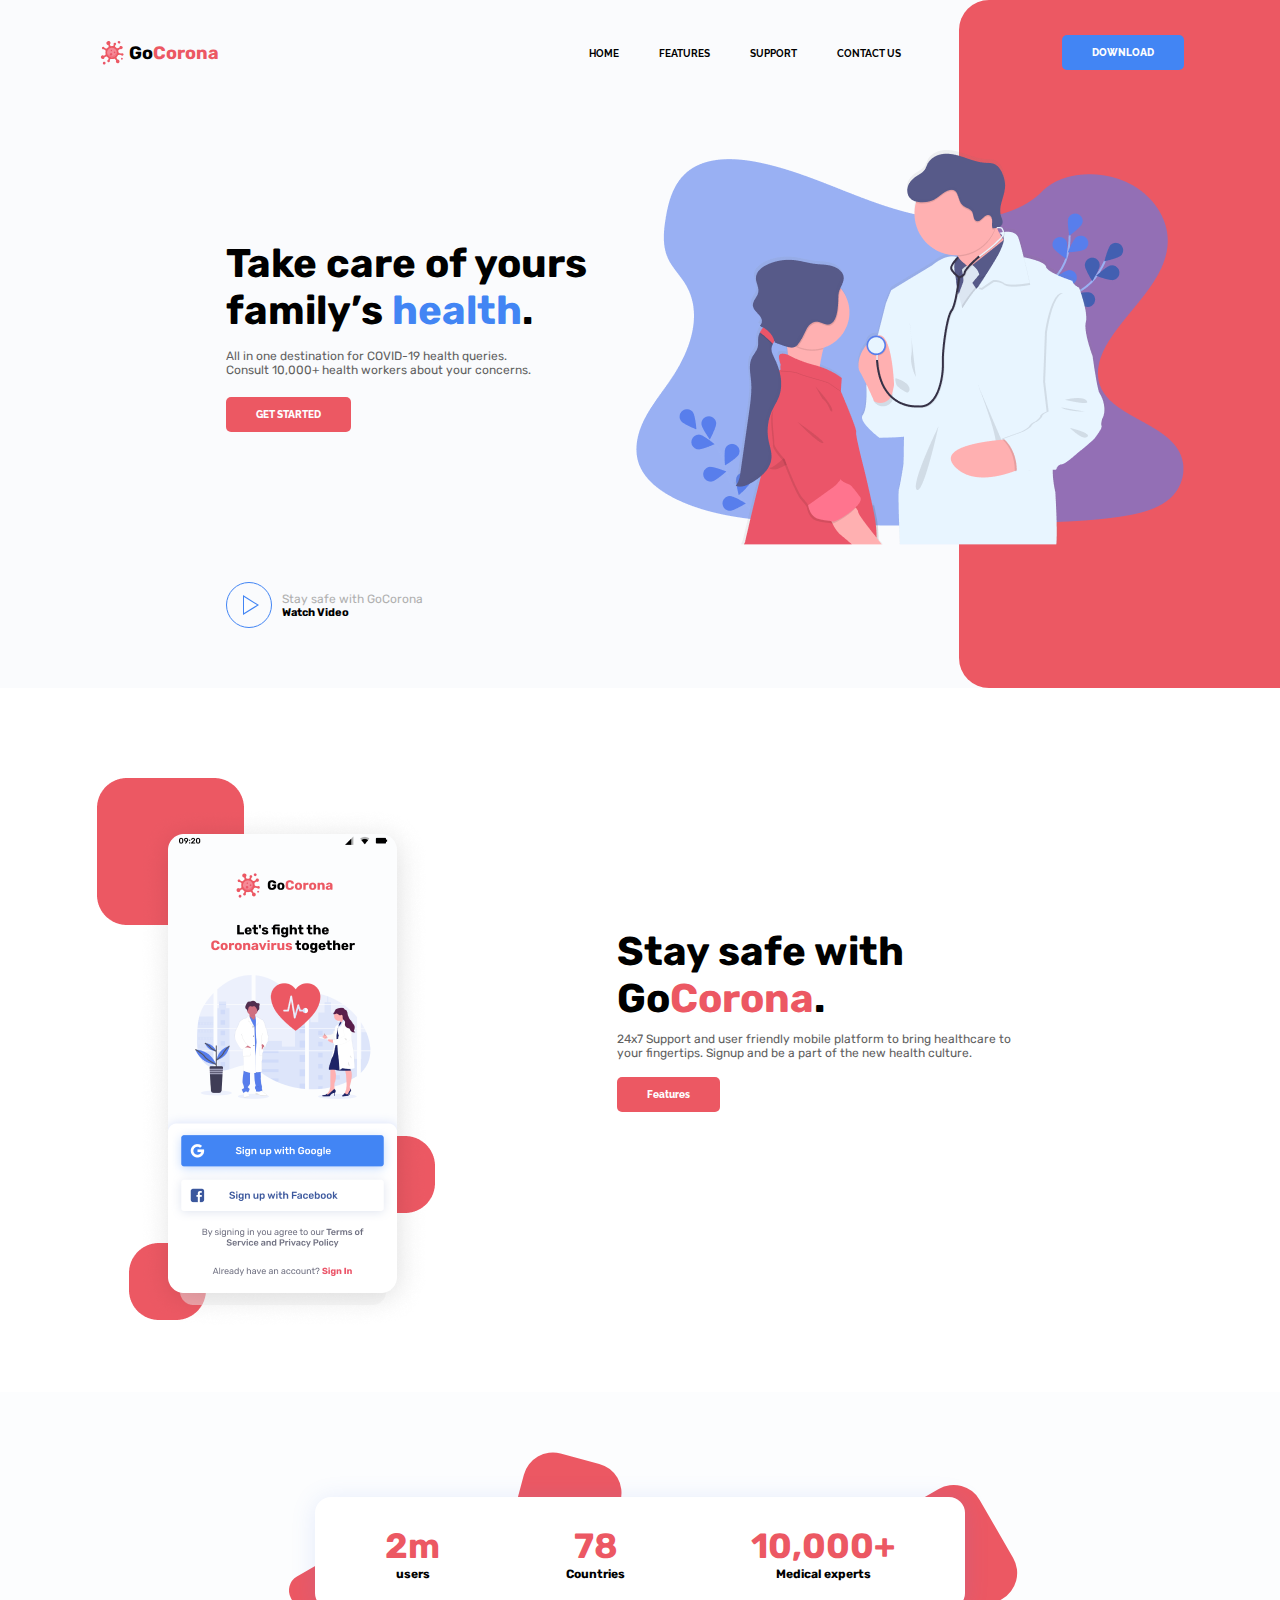
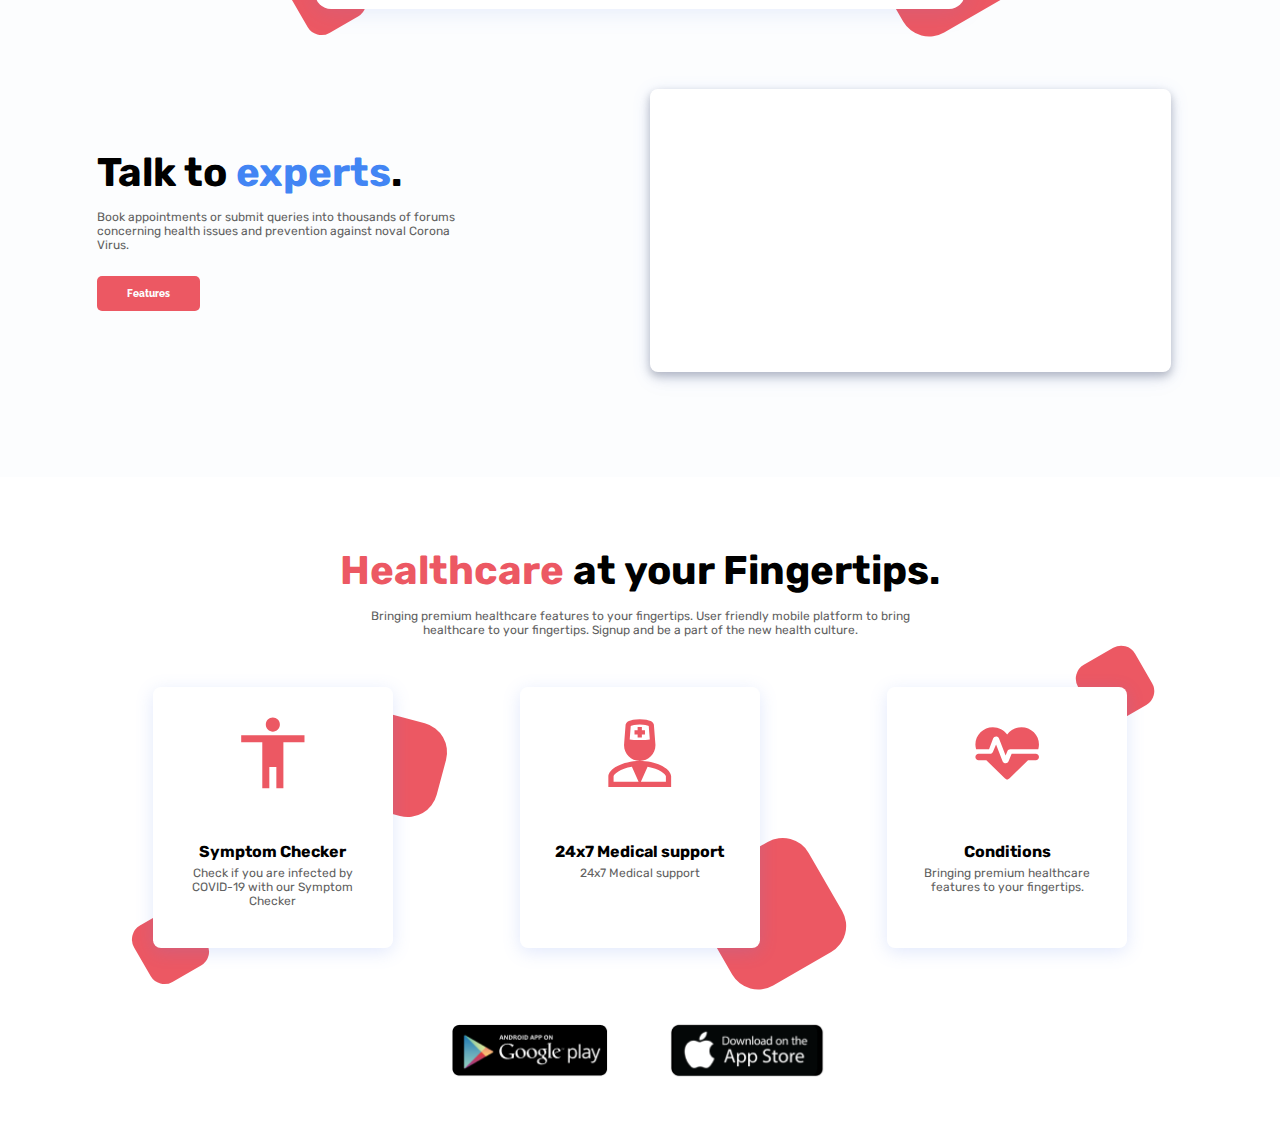
<file: index.html>
<!DOCTYPE html>
<html lang="en">
<head>
    <link rel="preconnect" href="https://fonts.googleapis.com">
    <link rel="preconnect" href="https://fonts.gstatic.com" crossorigin>
    <link href="https://fonts.googleapis.com/css2?family=Raleway:wght@700;800&family=Rubik:wght@400;700&display=swap" rel="stylesheet">
    <meta charset="UTF-8">
    <link rel="stylesheet" href="index.css">
    <meta http-equiv="X-UA-Compatible" content="IE=edge">
    <meta name="viewport" content="width=device-width, initial-scale=1.0">
    <title>Document</title>
</head>
<body>
    <div class="wrapper">
        <header class="header">
            <div class="header__container">
                <a href="#" class="header__logo">
                    <img src="image/logo-icon.svg" alt="">
                    <h1>Go<span>Corona</span></h1>
                </a>
                <nav class="header__menu">
                    <ul class="menu-list" id="menu-list">
                        <li class="menu__item"><a href="#" class="menu__link">HOME</a></li>
                        <li class="menu__item"><a href="#" class="menu__link">FEATURES</a></li>
                        <li class="menu__item"><a href="#" class="menu__link">SUPPORT</a></li>
                        <li class="menu__item"><a href="#" class="menu__link">CONTACT US</a></li>
                    </ul>
                    <button class="open-menu-btn" id="menu-button">
                        <span></span>
                    </button>
                </nav>
                <div class="header__download">
                    <button class="button blue">DOWNLOAD</button>
                </div>
            </div>
        </header>
        <main class="main">
            <section class="get-started">
                <div class="get-started__container">
                    <div class="get-started-decoration">
                        <img src="image/main-img.png" alt="" class="main-img">
                    </div>
                    <div class="get-started__contant">
                        <div class="contant__title">
                            <h2>Take care of yours <br/>family’s <span class="blue-text">health</span>.</h2>
                        </div>
                        <div class="contant__text">
                            <p>All in one destination for COVID-19 health queries.<br/>Consult 10,000+ health workers about your concerns.</p>
                        </div>
                        <div class="contant__button-get-started">
                            <button class="button">GET STARTED</button>
                        </div>
                        <div class="get-started__watch-button">
                            <a href="#video" class="watch-button">
                                <div class="watch-button-icon">
                                </div>
                                <div class="watch-button__text">
                                    <p>Stay safe with GoCorona</p>
                                    <h5>Watch Video</h5>
                                </div>
                            </a>
                        </div>
                    </div>

                </div>
            </section>
            <section class="Stay-safe">
                <div class="Stay-safe__container">
                    <div class="mobile-img">
                        <img src="image/mobile-app-img.png" alt="">
                    </div>
                    <div class="Stay-safe__contant">
                        <div class="Stay-safe__contant__title"><h2>Stay safe with<br/> Go<span class="red">Corona</span>.</h2></div>
                        <div class="Stay-safe__contant__text">
                            24x7 Support and user friendly mobile platform to bring healthcare to your fingertips. 
                            Signup and be a part of the new health culture.
                        </div>
                        <div class="Stay-safe__contant__Features-button">
                            <button class="button">Features</button>
                        </div>
                    </div>
                </div>
            </section>
            <section class="experts-section">
                <div class="experts-section__container">
                    <div class="experts-section__contant">
                        <div class="numbers-block">
                            <div class="numbers-block__body">
                                <div class="numbers-block__item">
                                    <h3>2m</h3>
                                    <h4>users</h4>
                                </div>
                                <div class="numbers-block__item">
                                    <h3>78</h3>
                                    <h4>Countries</h4>
                                </div>
                                <div class="numbers-block__item">
                                    <h3>10,000+</h3>
                                    <h4>Medical experts</h4>
                                </div>
                            </div>
   
                            <div class="numbers-block__decorate-1"></div>
                            <div class="numbers-block__decorate-2"></div>
                            <div class="numbers-block__decorate-3"></div>
                        </div>
                        <div class="experts-section__contant__text-block">
                            <div class="text-block__contant">
                                <div class="text-block__contant__text-block__title">
                                    <h2>Talk to <span class="blue-text">experts</span>.</h2>
                                </div>
                                <div class="text-block__contant__text-block__text">
                                    <p>
                                        Book appointments or submit queries into thousands of forums concerning health 
                                        issues and prevention against noval Corona Virus.
                                    </p>
                                </div>
                                <div class="text-block__contant__text-block__btn">
                                    <button class="button">Features</button>
                                </div>
                            </div>
                            <div class="video-box">
                                <iframe src="https://www.youtube.com/embed/1idOY3C1gYU" id="video" title="Урок 5. JavaScript. Promise. Что это, как работает (+ пример)" frameborder="0" allow="accelerometer; autoplay; clipboard-write; encrypted-media; gyroscope; picture-in-picture" allowfullscreen></iframe>
                            </div>
                        </div>
                    </div>
                </div>
            </section>
            <section class="Healthcare">
                <div class="Healthcare__container">
                    <div class="Healthcare__text-contant">
                        <div class="Healthcare__text-contant__title">
                            <h2><span class="red">Healthcare</span> at your Fingertips.</h2>
                        </div>
                        <div class="Healthcare__text-contant__text">
                            <p>
                                Bringing premium healthcare features to your fingertips. 
                                User friendly mobile platform to bring healthcare to your fingertips. 
                                Signup and be a part of the new health culture.
                            </p>
                        </div>
                    </div>
                    <div class="Healthcare__cards">
                        <div class="Healthcare__cards__item-wrapper">
                            <div class="card__decorate-1"></div>
                            <div class="card__decorate-2"></div>
                            <div class="Healthcare__cards__item">
                                <div class="box-img">
                                    <img src="image/1-card.svg" alt="" class="card-img">
                                </div>
                                <div class="card-contant">
                                    <div class="card-contant__title">
                                        <h3>Symptom Checker</h3>
                                    </div>
                                    <div class="card-contant__text">
                                        <p>Check if you are infected by COVID-19 with our Symptom Checker</p>
                                    </div>
                                </div>
                            </div>
                        </div>
                        <div class="Healthcare__cards__item-wrapper">
                            
                            <div class="card__decorate-3"></div>
                            <div class="Healthcare__cards__item">
                                <div class="box-img">
                                   <img src="image/2-card.svg" alt="" class="card-img"> 
                                </div>
                                <div class="card-contant">
                                    <div class="card-contant__title">
                                        <h3>24x7 Medical support</h3>
                                    </div>
                                    <div class="card-contant__text">
                                        <p>24x7 Medical support</p>
                                    </div>
                                </div>
                            </div>
                        </div>
                        <div class="Healthcare__cards__item-wrapper">
                            <div class="card__decorate-4"></div>
                            <div class="Healthcare__cards__item">
                                <div class="box-img">
                                    <img src="image/3-card.svg" alt="" class="card-img">
                                </div>
                                <div class="card-contant">
                                    <div class="card-contant__title">
                                        <h3>Conditions</h3>
                                    </div>
                                    <div class="card-contant__text">
                                        <p>Bringing premium healthcare features to your fingertips.</p>
                                    </div>
                                </div>
                            </div>
                        </div>
                    </div>
                </div>
            </section>
        </main>
        <footer class="footer">
            <div class="footer__container">
                <a href="#" class="gp">
                    <img src="image/Google-play.png" alt="Google play" class="gp">
                </a>
                <a href="#" class="as">
                    <img src="image/app-store.png" alt="App store" class="as">
                </a>
            </div>
        </footer>
    </div>
    <script src="index.js"></script>
</body>
</html>
</file>
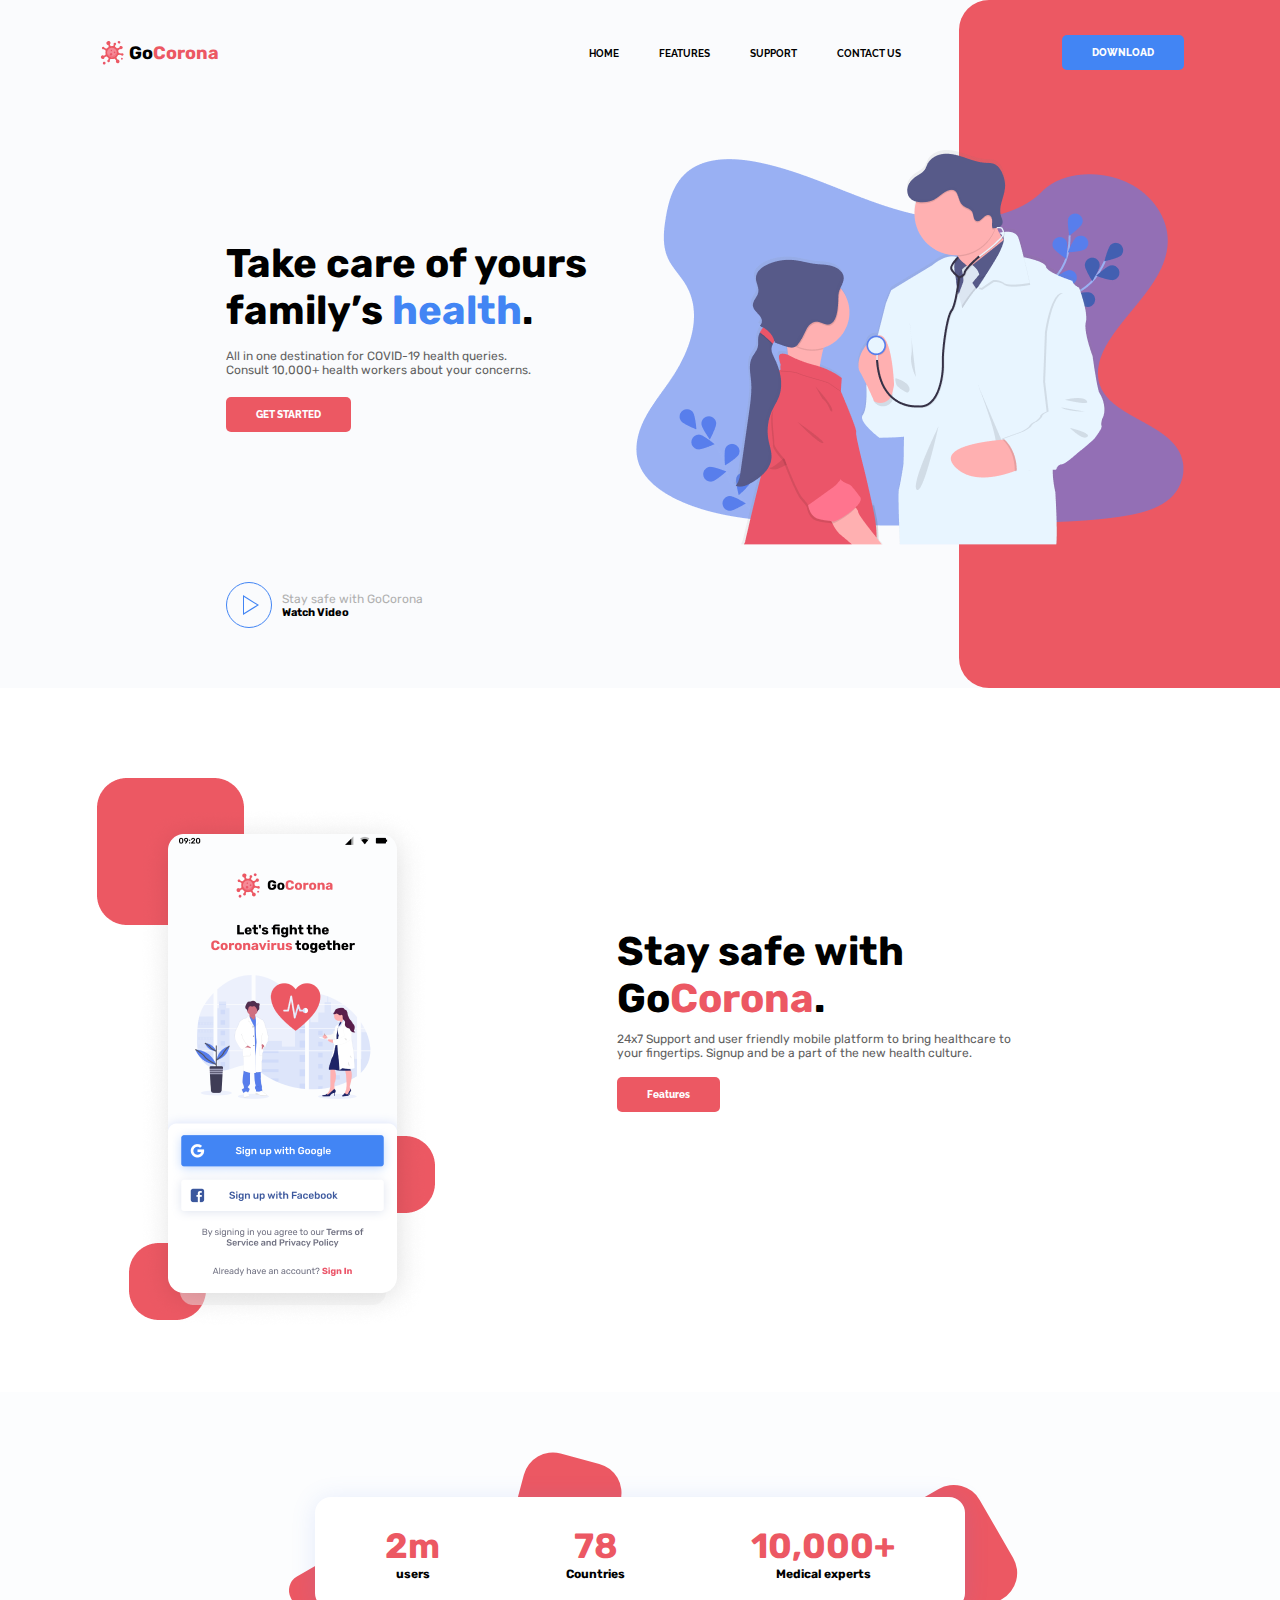
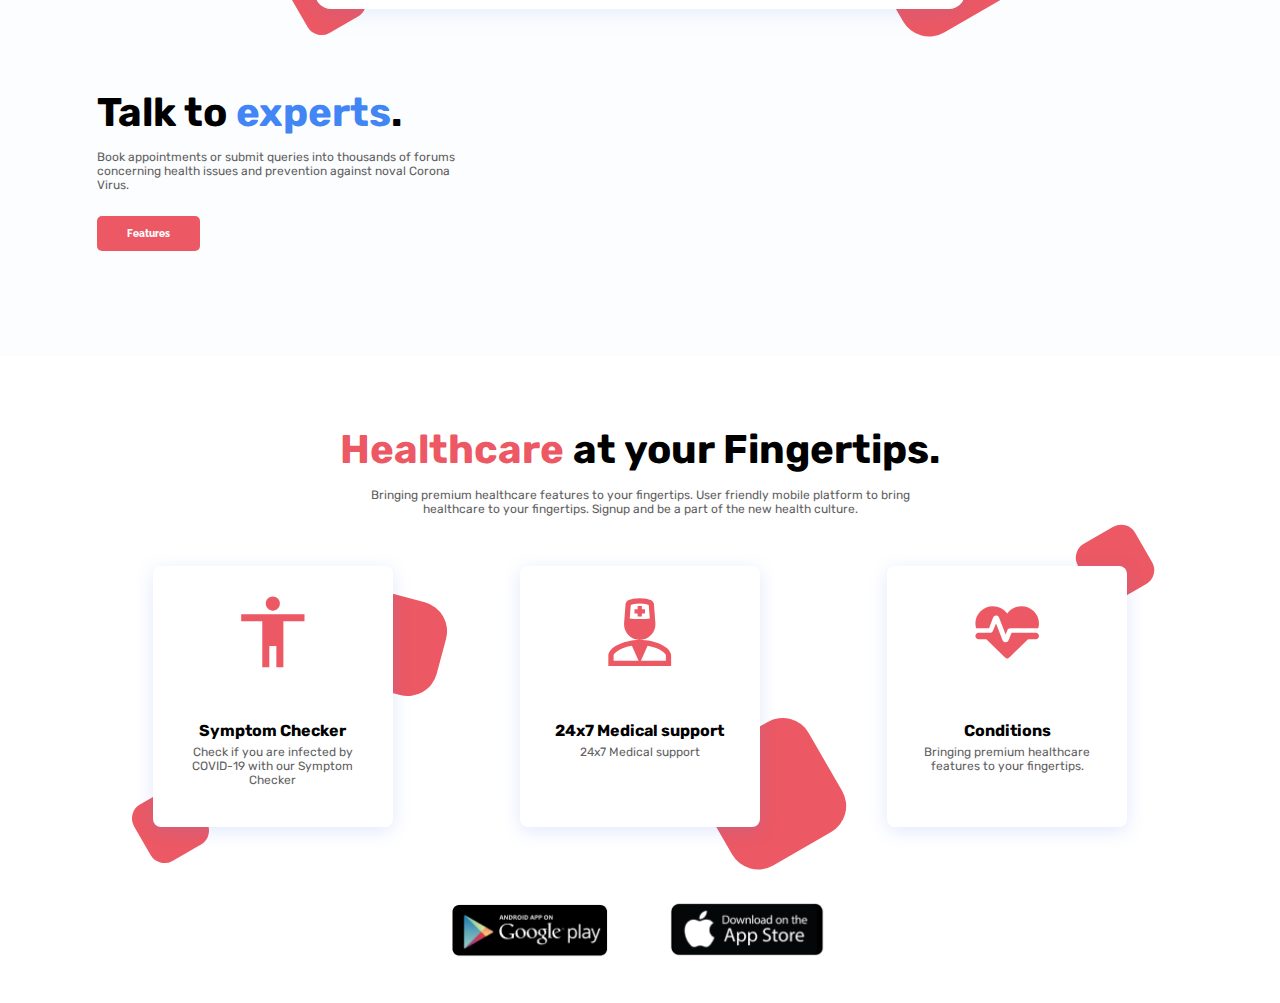
<file: index .html>
<!DOCTYPE html>
<html lang="en">
<head>
    <link rel="preconnect" href="https://fonts.googleapis.com">
    <link rel="preconnect" href="https://fonts.gstatic.com" crossorigin>
    <link href="https://fonts.googleapis.com/css2?family=Raleway:wght@700;800&family=Rubik:wght@400;700&display=swap" rel="stylesheet">
    <meta charset="UTF-8">
    <link rel="stylesheet" href="index.css">
    <meta http-equiv="X-UA-Compatible" content="IE=edge">
    <meta name="viewport" content="width=device-width, initial-scale=1.0">
    <title>Document</title>
</head>
<body>
    <div class="wrapper">
        <header class="header">
            <div class="header__container">
                <a href="#" class="header__logo">
                    <img src="image/logo-icon.svg" alt="">
                    <h1>Go<span>Corona</span></h1>
                </a>
                <nav class="header__menu">
                    <ul class="menu-list" id="menu-list">
                        <li class="menu__item"><a href="#" class="menu__link">HOME</a></li>
                        <li class="menu__item"><a href="#" class="menu__link">FEATURES</a></li>
                        <li class="menu__item"><a href="#" class="menu__link">SUPPORT</a></li>
                        <li class="menu__item"><a href="#" class="menu__link">CONTACT US</a></li>
                    </ul>
                    <button class="open-menu-btn" id="menu-button">
                        <span></span>
                    </button>
                </nav>
                <div class="header__download">
                    <button class="button blue">DOWNLOAD</button>
                </div>
            </div>
        </header>
        <main class="main">
            <section class="get-started">
                <div class="get-started__container">
                    <div class="get-started-decoration">
                        <img src="image/main-img.png" alt="" class="main-img">
                    </div>
                    <div class="get-started__contant">
                        <div class="contant__title">
                            <h2>Take care of yours <br/>family’s <span class="blue-text">health</span>.</h2>
                        </div>
                        <div class="contant__text">
                            <p>All in one destination for COVID-19 health queries.<br/>Consult 10,000+ health workers about your concerns.</p>
                        </div>
                        <div class="contant__button-get-started">
                            <button class="button">GET STARTED</button>
                        </div>
                        <div class="get-started__watch-button">
                            <a href="#video" class="watch-button">
                                <div class="watch-button-icon">
                                </div>
                                <div class="watch-button__text">
                                    <p>Stay safe with GoCorona</p>
                                    <h5>Watch Video</h5>
                                </div>
                            </a>
                        </div>
                    </div>

                </div>
            </section>
            <section class="Stay-safe">
                <div class="Stay-safe__container">
                    <div class="mobile-img">
                        <img src="image/mobile-app-img.png" alt="">
                    </div>
                    <div class="Stay-safe__contant">
                        <div class="Stay-safe__contant__title"><h2>Stay safe with<br/> Go<span class="red">Corona</span>.</h2></div>
                        <div class="Stay-safe__contant__text">
                            24x7 Support and user friendly mobile platform to bring healthcare to your fingertips. 
                            Signup and be a part of the new health culture.
                        </div>
                        <div class="Stay-safe__contant__Features-button">
                            <button class="button">Features</button>
                        </div>
                    </div>
                </div>
            </section>
            <section class="experts-section">
                <div class="experts-section__container">
                    <div class="experts-section__contant">
                        <div class="numbers-block">
                            <div class="numbers-block__body">
                                <div class="numbers-block__item">
                                    <h3>2m</h3>
                                    <h4>users</h4>
                                </div>
                                <div class="numbers-block__item">
                                    <h3>78</h3>
                                    <h4>Countries</h4>
                                </div>
                                <div class="numbers-block__item">
                                    <h3>10,000+</h3>
                                    <h4>Medical experts</h4>
                                </div>
                            </div>
   
                            <div class="numbers-block__decorate-1"></div>
                            <div class="numbers-block__decorate-2"></div>
                            <div class="numbers-block__decorate-3"></div>
                        </div>
                        <div class="experts-section__contant__text-block">
                            <div class="text-block__contant">
                                <div class="text-block__contant__text-block__title">
                                    <h2>Talk to <span class="blue-text">experts</span>.</h2>
                                </div>
                                <div class="text-block__contant__text-block__text">
                                    <p>
                                        Book appointments or submit queries into thousands of forums concerning health 
                                        issues and prevention against noval Corona Virus.
                                    </p>
                                </div>
                                <div class="text-block__contant__text-block__btn">
                                    <button class="button">Features</button>
                                </div>
                            </div>
                            <video src="https://youtu.be/vIZs5tH-HGQ"  
                            title="рандомное видео" id="video"></video>
                        </div>
                    </div>
                </div>
            </section>
            <section class="Healthcare">
                <div class="Healthcare__container">
                    <div class="Healthcare__text-contant">
                        <div class="Healthcare__text-contant__title">
                            <h2><span class="red">Healthcare</span> at your Fingertips.</h2>
                        </div>
                        <div class="Healthcare__text-contant__text">
                            <p>
                                Bringing premium healthcare features to your fingertips. 
                                User friendly mobile platform to bring healthcare to your fingertips. 
                                Signup and be a part of the new health culture.
                            </p>
                        </div>
                    </div>
                    <div class="Healthcare__cards">
                        <div class="Healthcare__cards__item-wrapper">
                            <div class="card__decorate-1"></div>
                            <div class="card__decorate-2"></div>
                            <div class="Healthcare__cards__item">
                                <div class="box-img">
                                    <img src="image/1-card.svg" alt="" class="card-img">
                                </div>
                                <div class="card-contant">
                                    <div class="card-contant__title">
                                        <h3>Symptom Checker</h3>
                                    </div>
                                    <div class="card-contant__text">
                                        <p>Check if you are infected by COVID-19 with our Symptom Checker</p>
                                    </div>
                                </div>
                            </div>
                        </div>
                        <div class="Healthcare__cards__item-wrapper">
                            
                            <div class="card__decorate-3"></div>
                            <div class="Healthcare__cards__item">
                                <div class="box-img">
                                   <img src="image/2-card.svg" alt="" class="card-img"> 
                                </div>
                                <div class="card-contant">
                                    <div class="card-contant__title">
                                        <h3>24x7 Medical support</h3>
                                    </div>
                                    <div class="card-contant__text">
                                        <p>24x7 Medical support</p>
                                    </div>
                                </div>
                            </div>
                        </div>
                        <div class="Healthcare__cards__item-wrapper">
                            <div class="card__decorate-4"></div>
                            <div class="Healthcare__cards__item">
                                <div class="box-img">
                                    <img src="image/3-card.svg" alt="" class="card-img">
                                </div>
                                <div class="card-contant">
                                    <div class="card-contant__title">
                                        <h3>Conditions</h3>
                                    </div>
                                    <div class="card-contant__text">
                                        <p>Bringing premium healthcare features to your fingertips.</p>
                                    </div>
                                </div>
                            </div>
                        </div>
                    </div>
                </div>
            </section>
        </main>
        <footer class="footer">
            <div class="footer__container">
                <a href="#" class="gp">
                    <img src="image/Google-play.png" alt="Google play" class="gp">
                </a>
                <a href="#" class="as">
                    <img src="image/app-store.png" alt="App store" class="as">
                </a>
            </div>
        </footer>
    </div>
    <script src="index.js"></script>
</body>
</html>
</file>
<file: index.css>
* {
  padding: 0;
  margin: 0;
  text-decoration: none;
}

li {
  list-style-type: none;
}

a {
  color: inherit;
}

body {
  font-family: 'Rubik', sans-serif;
  font-size: 12px;
  font-weight: 400;
  color: #616161;
  height: 100%;
}

h1, h2, h3, h4 {
  font-weight: bold;
  color: #000;
}

h2 {
  font-size: 40px;
}

.red {
  color: #EC5863;
}

.blue-text {
  color: #4285F4;
}

.wrapper {
  display: -webkit-box;
  display: -ms-flexbox;
  display: flex;
  -webkit-box-orient: vertical;
  -webkit-box-direction: normal;
      -ms-flex-direction: column;
          flex-direction: column;
  min-height: 100%;
  overflow: hidden;
}

[class*=__container] {
  max-width: 1087px;
  margin: 0px auto;
  padding: 0px 15px;
}

.button {
  border: none;
  background-color: #EC5863;
  color: #FCFDFE;
  outline: none;
  border-radius: 5px;
  padding: 12px 30px;
  font-family: 'Raleway', sans-serif;
  font-weight: 800;
  font-size: 10px;
  cursor: pointer;
}

.button.blue {
  background-color: #4285F4;
}

.watch-button-icon {
  width: 44px;
  height: 44px;
  border-radius: 50%;
  border: 1px solid #4285F4;
  position: relative;
}

.watch-button-icon::after, .watch-button-icon::before {
  position: absolute;
  top: 0;
  bottom: 0;
  left: 0;
  right: 0;
  width: 0;
  height: 0;
  margin: auto;
  content: '';
}

.watch-button-icon::after {
  border: 8px solid transparent;
  border-left: 13px solid #FCFDFE;
  margin-left: 17.5px;
  z-index: 10;
}

.watch-button-icon::before {
  border: 10px solid transparent;
  border-left: 16px solid #4285F4;
  margin-left: 16px;
  z-index: 5;
}

.watch-button-icon:hover {
  background-color: #4285F4;
}

[class*="__decorate"] {
  content: '';
  border-radius: 30px;
  position: absolute;
  background-color: #EC5863;
  z-index: -1;
}

.header {
  padding: 35px 0px 0px 0px;
  position: absolute;
  top: 0;
  left: 0;
  right: 0;
  z-index: 60;
}

.header__container {
  display: -webkit-box;
  display: -ms-flexbox;
  display: flex;
  -webkit-box-align: center;
      -ms-flex-align: center;
          align-items: center;
}

.header__logo {
  margin-right: 10px;
  display: -webkit-box;
  display: -ms-flexbox;
  display: flex;
  -webkit-box-align: center;
      -ms-flex-align: center;
          align-items: center;
  gap: 1px;
}

.header__logo img {
  height: 31px;
  width: 31px;
}

.header__logo h1 {
  font-size: 18px;
}

.header__logo span {
  color: #EC5863;
}

.header__menu {
  display: -webkit-box;
  display: -ms-flexbox;
  display: flex;
  -webkit-box-orient: vertical;
  -webkit-box-direction: reverse;
      -ms-flex-direction: column-reverse;
          flex-direction: column-reverse;
  -webkit-box-flex: 1;
      -ms-flex: 1 1 auto;
          flex: 1 1 auto;
  margin-right: 40px;
}

.header__menu .menu-list {
  display: -webkit-box;
  display: -ms-flexbox;
  display: flex;
  -webkit-box-align: center;
      -ms-flex-align: center;
          align-items: center;
  gap: 40px;
  -webkit-box-pack: end;
      -ms-flex-pack: end;
          justify-content: end;
}

.header__menu .menu-list .menu__item a {
  font-family: 'Raleway', sans-serif;
  font-weight: bold;
  font-size: 10px;
  color: #000;
}

.header__download {
  padding-left: 121px;
}

.header .open-menu-btn {
  display: none;
  height: 15px;
  width: 29px;
  margin-left: auto;
  position: relative;
  border: none;
  background: none;
  cursor: pointer;
}

.header .open-menu-btn span, .header .open-menu-btn::after {
  bottom: 7px;
  position: absolute;
  content: '';
  background-color: #000;
  height: 2px;
  -webkit-transition: -webkit-transform 0.2s ease;
  transition: -webkit-transform 0.2s ease;
  transition: transform 0.2s ease;
  transition: transform 0.2s ease, -webkit-transform 0.2s ease;
  width: 17px;
}

.header .open-menu-btn span {
  right: 0;
  -webkit-transform: rotate(-45deg);
          transform: rotate(-45deg);
}

.header .open-menu-btn::after {
  left: 0;
  -webkit-transform: rotate(45deg);
          transform: rotate(45deg);
}

.header .open-menu-btn.active span {
  -webkit-transform: rotate(45deg);
          transform: rotate(45deg);
}

.header .open-menu-btn.active::after {
  -webkit-transform: rotate(-45deg);
          transform: rotate(-45deg);
}

@media (max-width: 650px) {
  .header .header__container {
    position: relative;
  }
  .header .header__container .header__menu {
    margin-right: 0px;
  }
  .header .header__container .header__logo {
    font-size: 14px;
  }
  .header .header__container .button {
    padding: 8px 17px;
    font-size: 9px;
  }
  .header .header__container .menu-list {
    -webkit-box-pack: center;
        -ms-flex-pack: center;
            justify-content: center;
    position: absolute;
    bottom: -40px;
    width: 100%;
    right: 0;
    left: 0;
    display: none;
  }
  .header .header__container .menu-list.active {
    display: -webkit-box;
    display: -ms-flexbox;
    display: flex;
  }
  .header .open-menu-btn {
    display: block;
  }
}

@media (max-width: 360px) {
  .header .header__download {
    padding-left: 9px;
  }
}

.get-started {
  background-color: #FAFBFD;
  overflow: hidden;
}

.get-started__container {
  padding-bottom: 50px;
  padding-top: 240px;
  position: relative;
  display: -webkit-box;
  display: -ms-flexbox;
  display: flex;
  -webkit-box-orient: horizontal;
  -webkit-box-direction: reverse;
      -ms-flex-direction: row-reverse;
          flex-direction: row-reverse;
  gap: 10px;
}

.get-started__container::before {
  z-index: 0;
  margin-right: 240px;
  position: absolute;
  right: 0;
  top: 0;
  bottom: 0;
  content: '';
  background-color: #EC5863;
  height: 100%;
  width: 100vw;
  border-radius: 30px;
  -webkit-transform: translate(100%, 0px);
          transform: translate(100%, 0px);
}

.get-started-decoration {
  content: '';
  max-width: 550px;
}

.get-started-decoration img {
  width: 100%;
  -webkit-transform: translate(0px, -90px);
          transform: translate(0px, -90px);
  z-index: 20;
}

.get-started__contant {
  min-width: 400px;
  -webkit-box-flex: 1,;
      -ms-flex: 1, 1 ,auto;
          flex: 1, 1 ,auto;
}

.get-started__contant .contant__text {
  max-width: 375px;
  margin-top: 15px;
}

.get-started__contant .contant__button-get-started {
  margin-top: 20px;
}

.get-started__watch-button {
  margin-top: 150px;
}

.get-started__watch-button .watch-button {
  display: -webkit-box;
  display: -ms-flexbox;
  display: flex;
  gap: 10px;
  -webkit-box-align: center;
      -ms-flex-align: center;
          align-items: center;
}

.get-started__watch-button .watch-button__text p {
  color: #B0B0B0;
}

.get-started__watch-button .watch-button__text h5 {
  color: #000;
  font-size: 11px;
}

@media (max-width: 1087px) {
  [class*=__container] {
    max-width: 800px;
  }
  .header__download {
    padding-left: 60px;
  }
  .get-started__container::before {
    margin-right: 197px;
  }
  .get-started-decoration {
    max-width: 450px;
  }
  .get-started-decoration img {
    -webkit-transform: translate(0px, -20px);
            transform: translate(0px, -20px);
  }
}

.Stay-safe {
  padding-top: 20px;
  padding-bottom: 60px;
}

.Stay-safe__container {
  display: -webkit-box;
  display: -ms-flexbox;
  display: flex;
  -webkit-box-align: center;
      -ms-flex-align: center;
          align-items: center;
  gap: 15px;
}

.Stay-safe__contant {
  min-width: 220px;
  -webkit-box-flex: 1;
      -ms-flex: 1 1 auto;
          flex: 1 1 auto;
  max-width: 400px;
  margin: 0px auto;
}

.Stay-safe__contant__title {
  margin-bottom: 10px;
}

.Stay-safe__contant__text {
  margin-bottom: 17px;
}

.Stay-safe .mobile-img {
  margin-top: 70px;
}

.Stay-safe .mobile-img img {
  width: 100%;
  max-width: 340px;
}

@media (max-width: 830px) {
  .Stay-safe__container {
    display: block;
  }
  .Stay-safe__contant {
    text-align: center;
  }
  .Stay-safe .mobile-img {
    display: -webkit-box;
    display: -ms-flexbox;
    display: flex;
    -webkit-box-pack: center;
        -ms-flex-pack: center;
            justify-content: center;
    margin-bottom: 10px;
  }
  .Stay-safe .mobile-img img {
    position: relative;
    right: 0;
    left: 0;
    margin: 0px auto;
  }
}

.experts-section {
  padding: 105px 0px;
  background-color: #FCFDFE;
}

.experts-section .numbers-block {
  max-width: 650px;
  margin: 0px auto;
  margin-bottom: 70px;
  position: relative;
  z-index: 2;
}

.experts-section .numbers-block__body {
  -webkit-box-shadow: 0px 2px 24px rgba(88, 126, 236, 0.15);
          box-shadow: 0px 2px 24px rgba(88, 126, 236, 0.15);
  max-width: 510px;
  background-color: #fff;
  padding: 28px 70px;
  display: -webkit-box;
  display: -ms-flexbox;
  display: flex;
  -webkit-box-pack: justify;
      -ms-flex-pack: justify;
          justify-content: space-between;
  position: relative;
  border-radius: 16px;
  z-index: 2;
  gap: 15px;
}

@media (max-width: 620px) {
  .experts-section .numbers-block__body {
    padding: 28px 40px;
  }
}

.experts-section .numbers-block__item {
  text-align: center;
}

.experts-section .numbers-block__item h3 {
  font-size: 35px;
  color: #EC5863;
}

.experts-section .numbers-block__decorate-1 {
  width: 65px;
  height: 65px;
  left: -20px;
  bottom: -20px;
  border-radius: 16px !important;
  -webkit-transform: rotate(-30deg);
          transform: rotate(-30deg);
}

.experts-section .numbers-block__decorate-2 {
  width: 100px;
  height: 100px;
  left: 31%;
  top: -40px;
  -webkit-transform: rotate(15deg);
          transform: rotate(15deg);
}

.experts-section .numbers-block__decorate-3 {
  width: 127.47px;
  height: 127.47px;
  right: -40px;
  top: 0;
  bottom: 0;
  -webkit-transform: rotate(-30deg);
          transform: rotate(-30deg);
}

@media (max-width: 470px) {
  .experts-section .numbers-block {
    max-width: 80%;
  }
  .experts-section .numbers-block__decorate-2 {
    left: 15%;
  }
  .experts-section .numbers-block__body {
    row-gap: 25px;
    -webkit-box-orient: vertical;
    -webkit-box-direction: normal;
        -ms-flex-direction: column;
            flex-direction: column;
  }
}

.experts-section__contant__text-block {
  margin-top: 80px;
  gap: 20px;
  display: -webkit-box;
  display: -ms-flexbox;
  display: flex;
  -webkit-box-align: center;
      -ms-flex-align: center;
          align-items: center;
  -webkit-box-pack: justify;
      -ms-flex-pack: justify;
          justify-content: space-between;
}

.experts-section .text-block__contant {
  -webkit-box-flex: 0;
      -ms-flex: 0 1 50%;
          flex: 0 1 50%;
}

.experts-section .text-block__contant__text-block__title {
  margin-bottom: 14px;
}

.experts-section .text-block__contant__text-block__text {
  margin-bottom: 24px;
  max-width: 360px;
}

.experts-section iframe {
  background: #FFFFFF;
  -webkit-box-shadow: 0px 4px 18px rgba(88, 126, 236, 0.18);
          box-shadow: 0px 4px 18px rgba(88, 126, 236, 0.18);
  border-radius: 8px;
  position: absolute;
  width: 100%;
  height: 100%;
  top: 0;
  left: 0;
  -o-object-fit: cover;
     object-fit: cover;
  -webkit-filter: drop-shadow(0px 4px 4px rgba(0, 0, 0, 0.25));
          filter: drop-shadow(0px 4px 4px rgba(0, 0, 0, 0.25));
  max-width: 521px;
}

.experts-section .video-box {
  -webkit-box-flex: 0;
      -ms-flex: 0 1 50%;
          flex: 0 1 50%;
  padding: 0 0 26% 0;
  position: relative;
}

.Healthcare {
  padding: 70px 0px;
}

.Healthcare__text-contant {
  text-align: center;
}

.Healthcare__text-contant__text {
  max-width: 600px;
  margin: 0px auto;
  margin-top: 15px;
}

.Healthcare__cards {
  gap: 15px;
  margin-top: 50px;
  display: -webkit-box;
  display: -ms-flexbox;
  display: flex;
  -ms-flex-pack: distribute;
      justify-content: space-around;
}

.Healthcare__cards__item-wrapper {
  position: relative;
  max-width: 240px;
  width: 100%;
}

.Healthcare__cards__item {
  height: 100%;
  -webkit-box-sizing: border-box;
          box-sizing: border-box;
  padding: 30px 25px 40px 25px;
  background: #FFFFFF;
  -webkit-box-shadow: 0px 4px 18px rgba(88, 126, 236, 0.18);
          box-shadow: 0px 4px 18px rgba(88, 126, 236, 0.18);
  border-radius: 8px;
  text-align: center;
}

.Healthcare__cards__item img {
  height: 72px;
  max-width: 64px;
  margin: 0px auto;
}

.Healthcare__cards__item .card-contant {
  margin-top: 50px;
}

.Healthcare__cards__item .card-contant h3 {
  font-size: 16px;
}

.Healthcare__cards__item .card-contant__text {
  margin-top: 5px;
}

.Healthcare .card__decorate-4 {
  width: 65.75px;
  height: 65.75px;
  -webkit-transform: rotate(-30deg);
          transform: rotate(-30deg);
  right: -20px;
  top: -35px;
  border-radius: 16px;
}

.Healthcare .card__decorate-3 {
  width: 127.47px;
  height: 127.47px;
  -webkit-transform: rotate(-30deg);
          transform: rotate(-30deg);
  bottom: -30px;
  right: -74px;
}

.Healthcare .card__decorate-2 {
  height: 96px;
  width: 96px;
  right: -50px;
  -webkit-transform: rotate(15deg);
          transform: rotate(15deg);
  top: 30px;
}

.Healthcare .card__decorate-1 {
  height: 65px;
  width: 65px;
  border-radius: 16px;
  -webkit-transform: rotate(-30deg);
          transform: rotate(-30deg);
  bottom: -30px;
  left: -15px;
}

@media (max-width: 680px) {
  .Healthcare__cards {
    display: block;
  }
  .Healthcare__cards__item-wrapper {
    margin: 0px auto;
    margin-top: 20px;
  }
  .Healthcare .card__decorate-4 {
    top: 50%;
    right: 0;
    left: -20px;
  }
}

.footer {
  padding-bottom: 40px;
}

.footer__container {
  display: -webkit-box;
  display: -ms-flexbox;
  display: flex;
  -webkit-box-pack: center;
      -ms-flex-pack: center;
          justify-content: center;
  -ms-flex-wrap: wrap;
      flex-wrap: wrap;
  gap: 56px;
  row-gap: 0px;
  -webkit-box-align: center;
      -ms-flex-align: center;
          align-items: center;
}

.footer__container .gp {
  height: 55px;
}

.footer__container .as {
  height: 66px;
}

@media (max-width: 830px) {
  [class*=__container] {
    max-width: none;
  }
  .experts-section__contant__text-block {
    text-align: center;
    -webkit-box-orient: vertical;
    -webkit-box-direction: normal;
        -ms-flex-direction: column;
            flex-direction: column;
    -webkit-box-align: stretch;
        -ms-flex-align: stretch;
            align-items: stretch;
    row-gap: 30px;
  }
  .experts-section__contant__text-block .text-block__contant__text-block__text {
    max-width: 100%;
  }
  .experts-section__contant__text-block .video-box {
    padding: 0 0 56.5% 0 !important;
  }
  .experts-section__contant__text-block iframe {
    max-width: 100%;
  }
  .header__download {
    padding-left: 20px;
  }
  .header__menu {
    margin-right: 30px;
  }
  .header__menu .menu-list {
    gap: 15px;
  }
  .get-started__container::before {
    display: none;
  }
  .get-started__container {
    display: block;
    padding-top: 180px;
  }
  .get-started-decoration {
    margin: 0px auto;
  }
  .get-started__contant {
    text-align: center;
    max-width: 100%;
  }
  .get-started__contant .contant__text {
    max-width: 100%;
  }
  h2 {
    font-size: 30px;
  }
  .get-started__watch-button {
    margin-top: 80px;
  }
}

@media (max-width: 490px) {
  .get-started__contant {
    min-width: 100%;
  }
  h2 {
    font-size: 25px;
  }
  .experts-section .numbers-block__decorate-3 {
    bottom: 30%;
    top: 10%;
  }
}
/*# sourceMappingURL=index.css.map */
</file>
